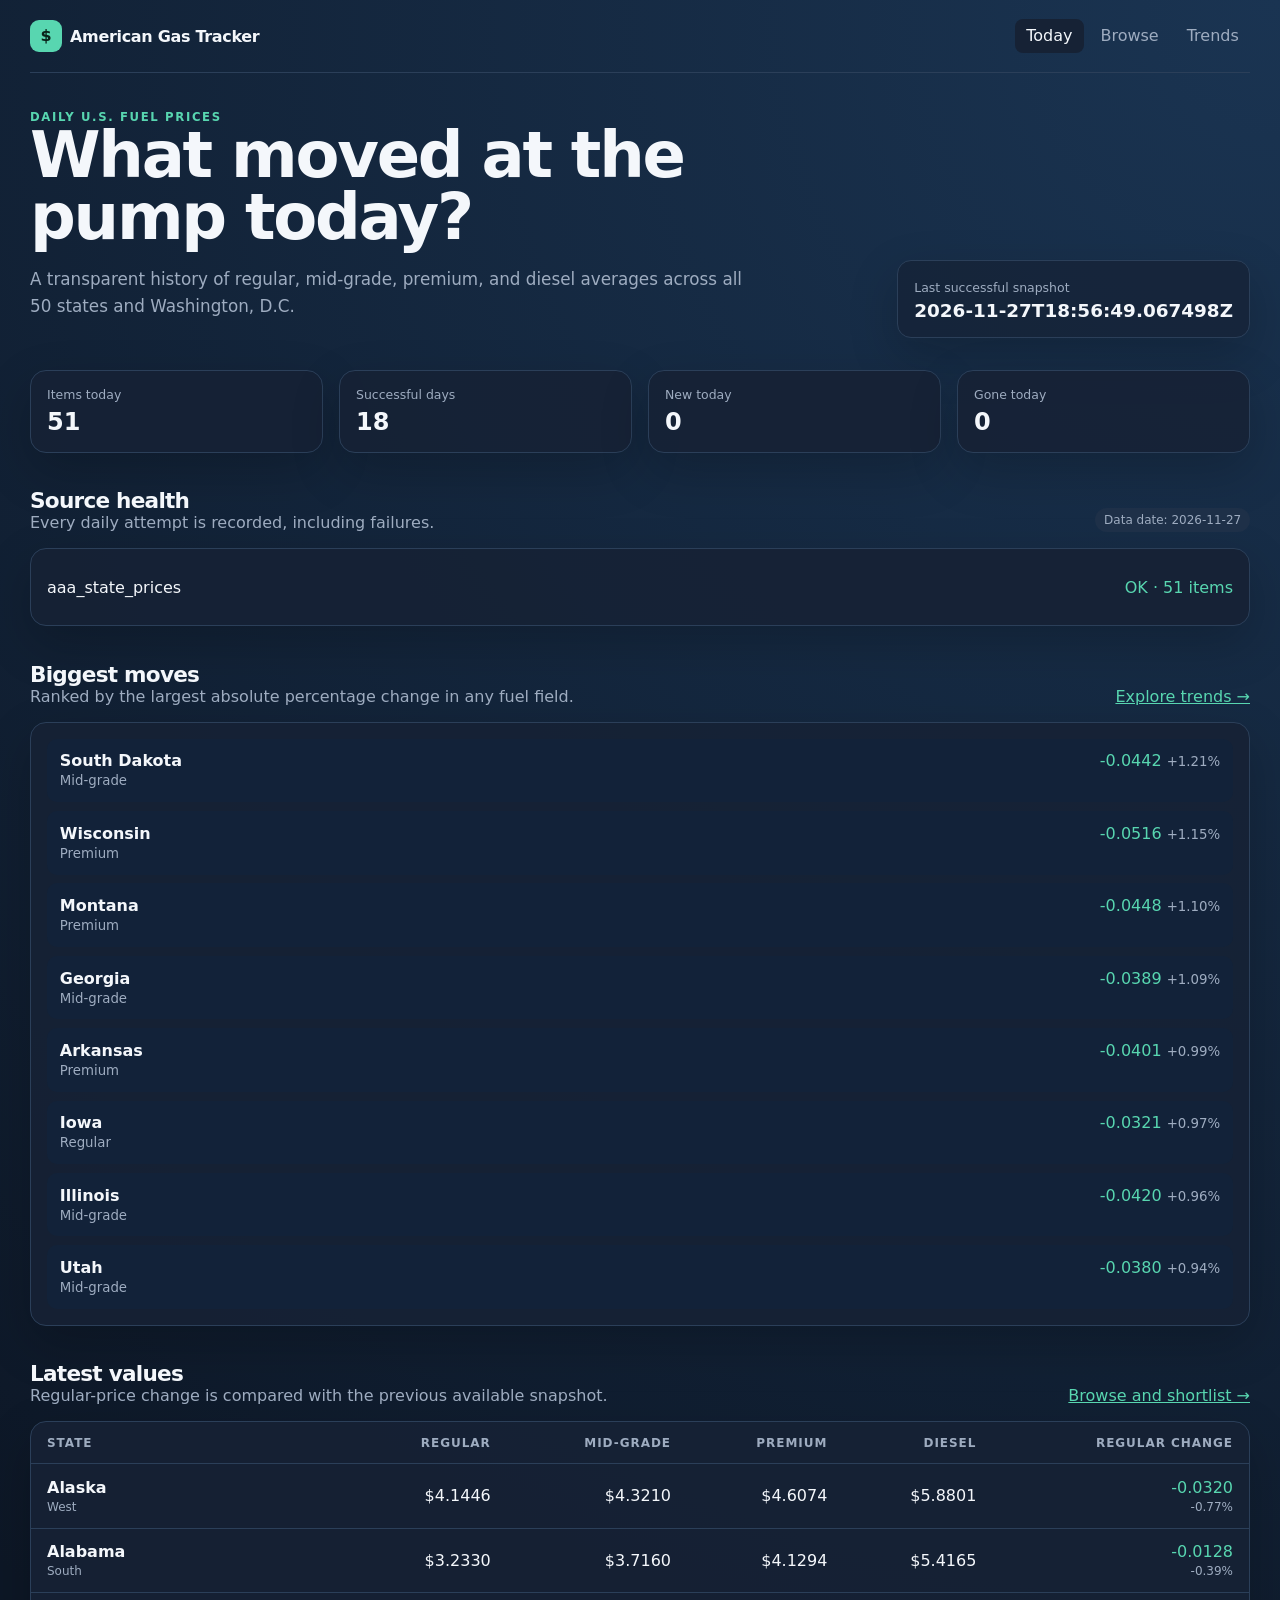
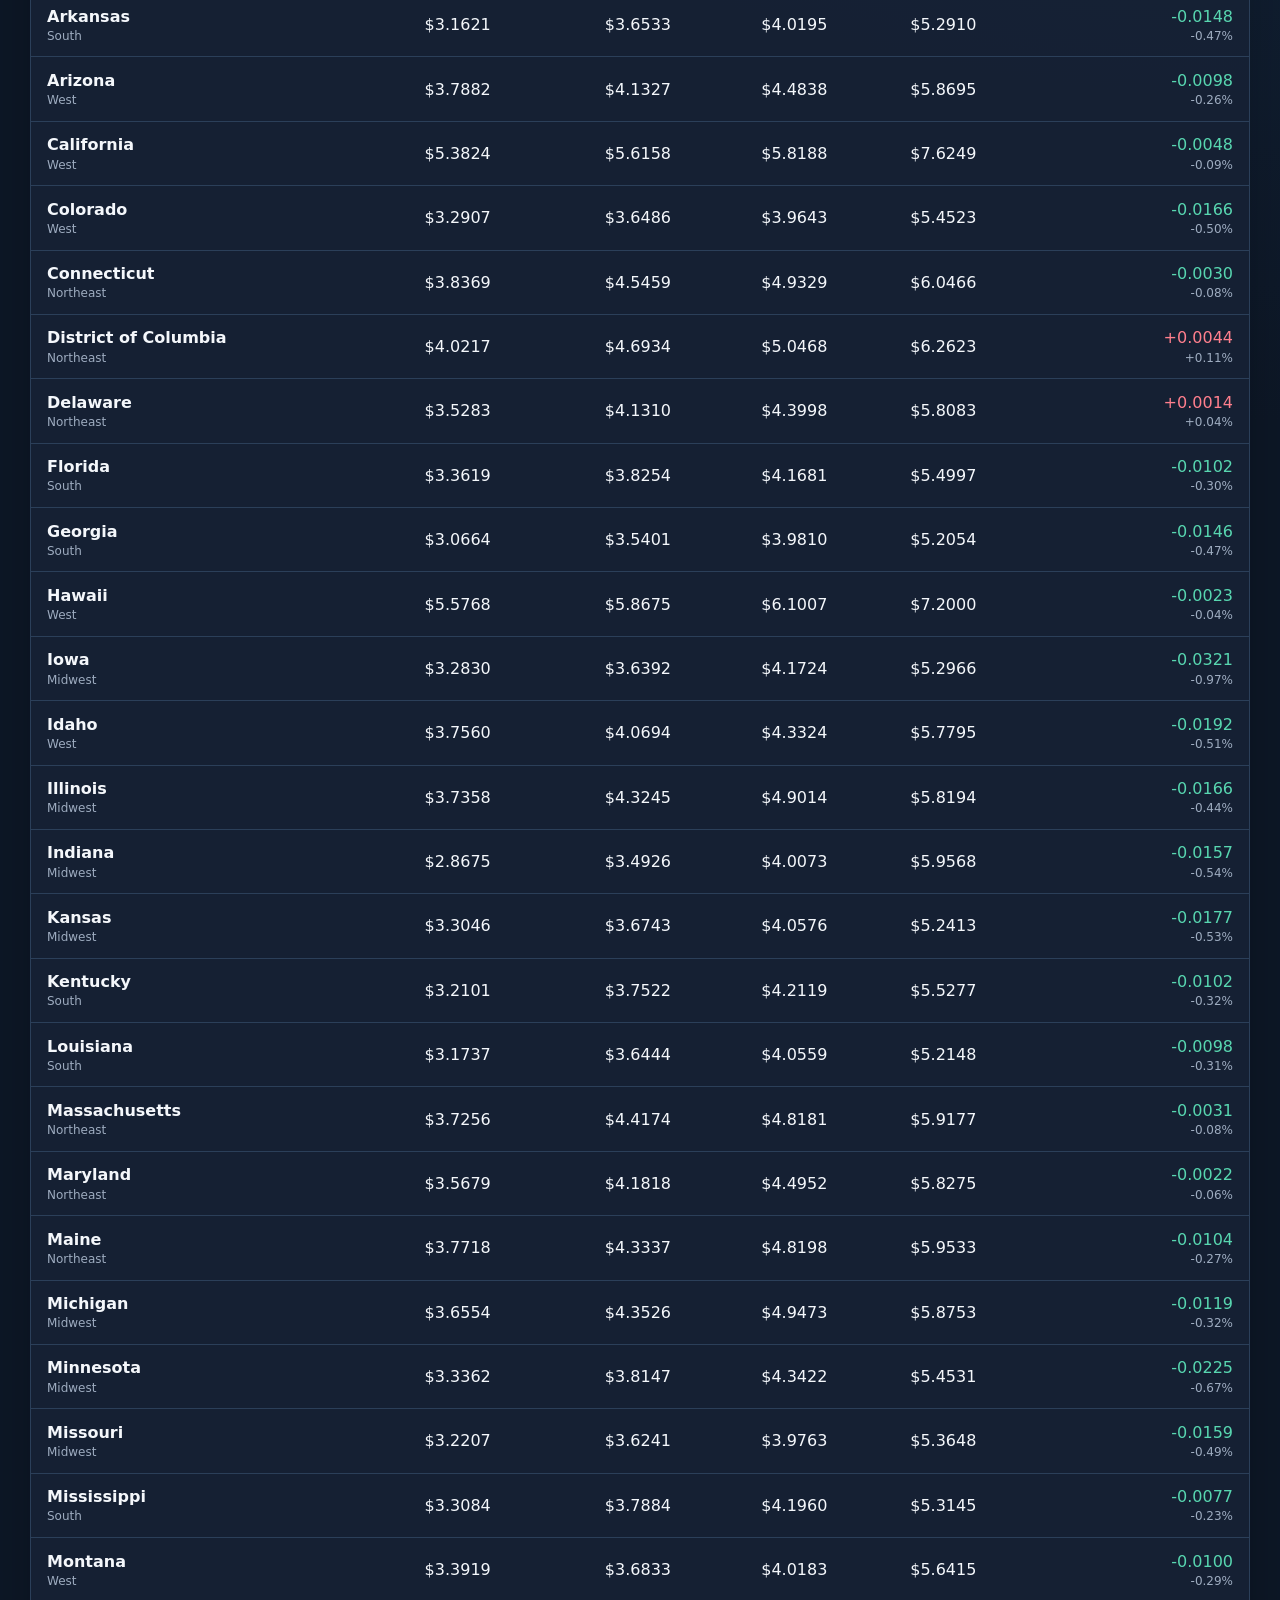
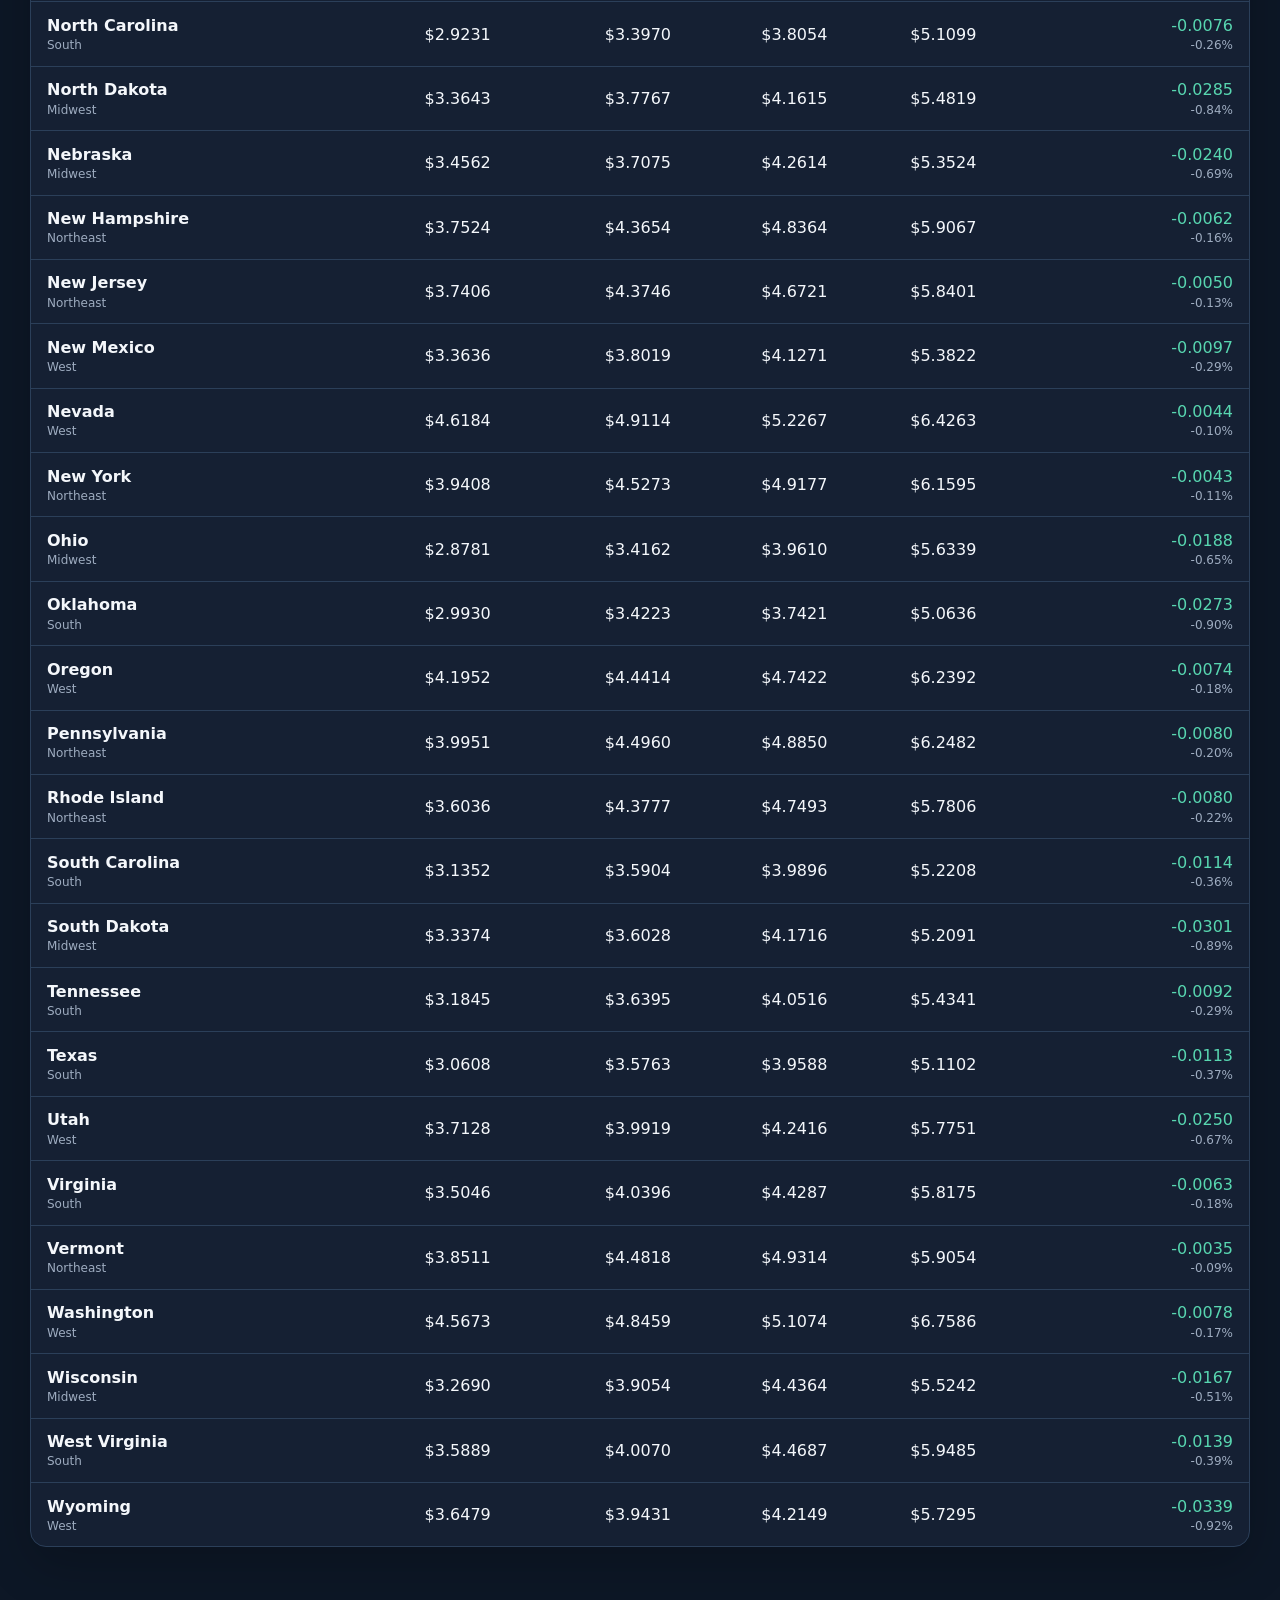
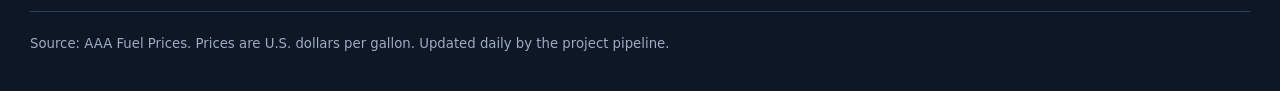
<file: site/index.html>
<!doctype html>
<html lang="en">
<head>
  <meta charset="utf-8">
  <meta name="viewport" content="width=device-width, initial-scale=1">
  <meta name="theme-color" content="#0d1726">
  <meta name="description" content="Daily U.S. state gasoline price tracker">
  <link rel="manifest" href="manifest.webmanifest">
  <link rel="stylesheet" href="styles.css">
  <title>American Gas Tracker · Today</title>
</head>
<body><div class="shell"><div id="nav"></div><main id="app">
  <section class="hero"><div class="hero-copy"><div class="eyebrow">Daily U.S. fuel prices</div><h1>What moved at the pump today?</h1><p class="lede">A transparent history of regular, mid-grade, premium, and diesel averages across all 50 states and Washington, D.C.</p></div><div class="stamp" id="run-stamp"><span class="metric-label">Loading snapshot</span><strong>—</strong></div></section>
  <div class="grid grid-4" id="metrics"></div>
  <section><div class="section-head"><div><h2>Source health</h2><p>Every daily attempt is recorded, including failures.</p></div><span class="badge" id="data-day">Loading</span></div><div class="card source-list" id="sources"></div></section>
  <section><div class="section-head"><div><h2>Biggest moves</h2><p>Ranked by the largest absolute percentage change in any fuel field.</p></div><a href="trends.html">Explore trends →</a></div><div class="card move-list" id="biggest"></div></section>
  <section><div class="section-head"><div><h2>Latest values</h2><p>Regular-price change is compared with the previous available snapshot.</p></div><a href="browse.html">Browse and shortlist →</a></div><div class="table-card" id="latest-table"></div></section>
</main><footer>Source: AAA Fuel Prices. Prices are U.S. dollars per gallon. Updated daily by the project pipeline.</footer></div><script src="app.js"></script><script src="today.js"></script></body>
</html>
</file>
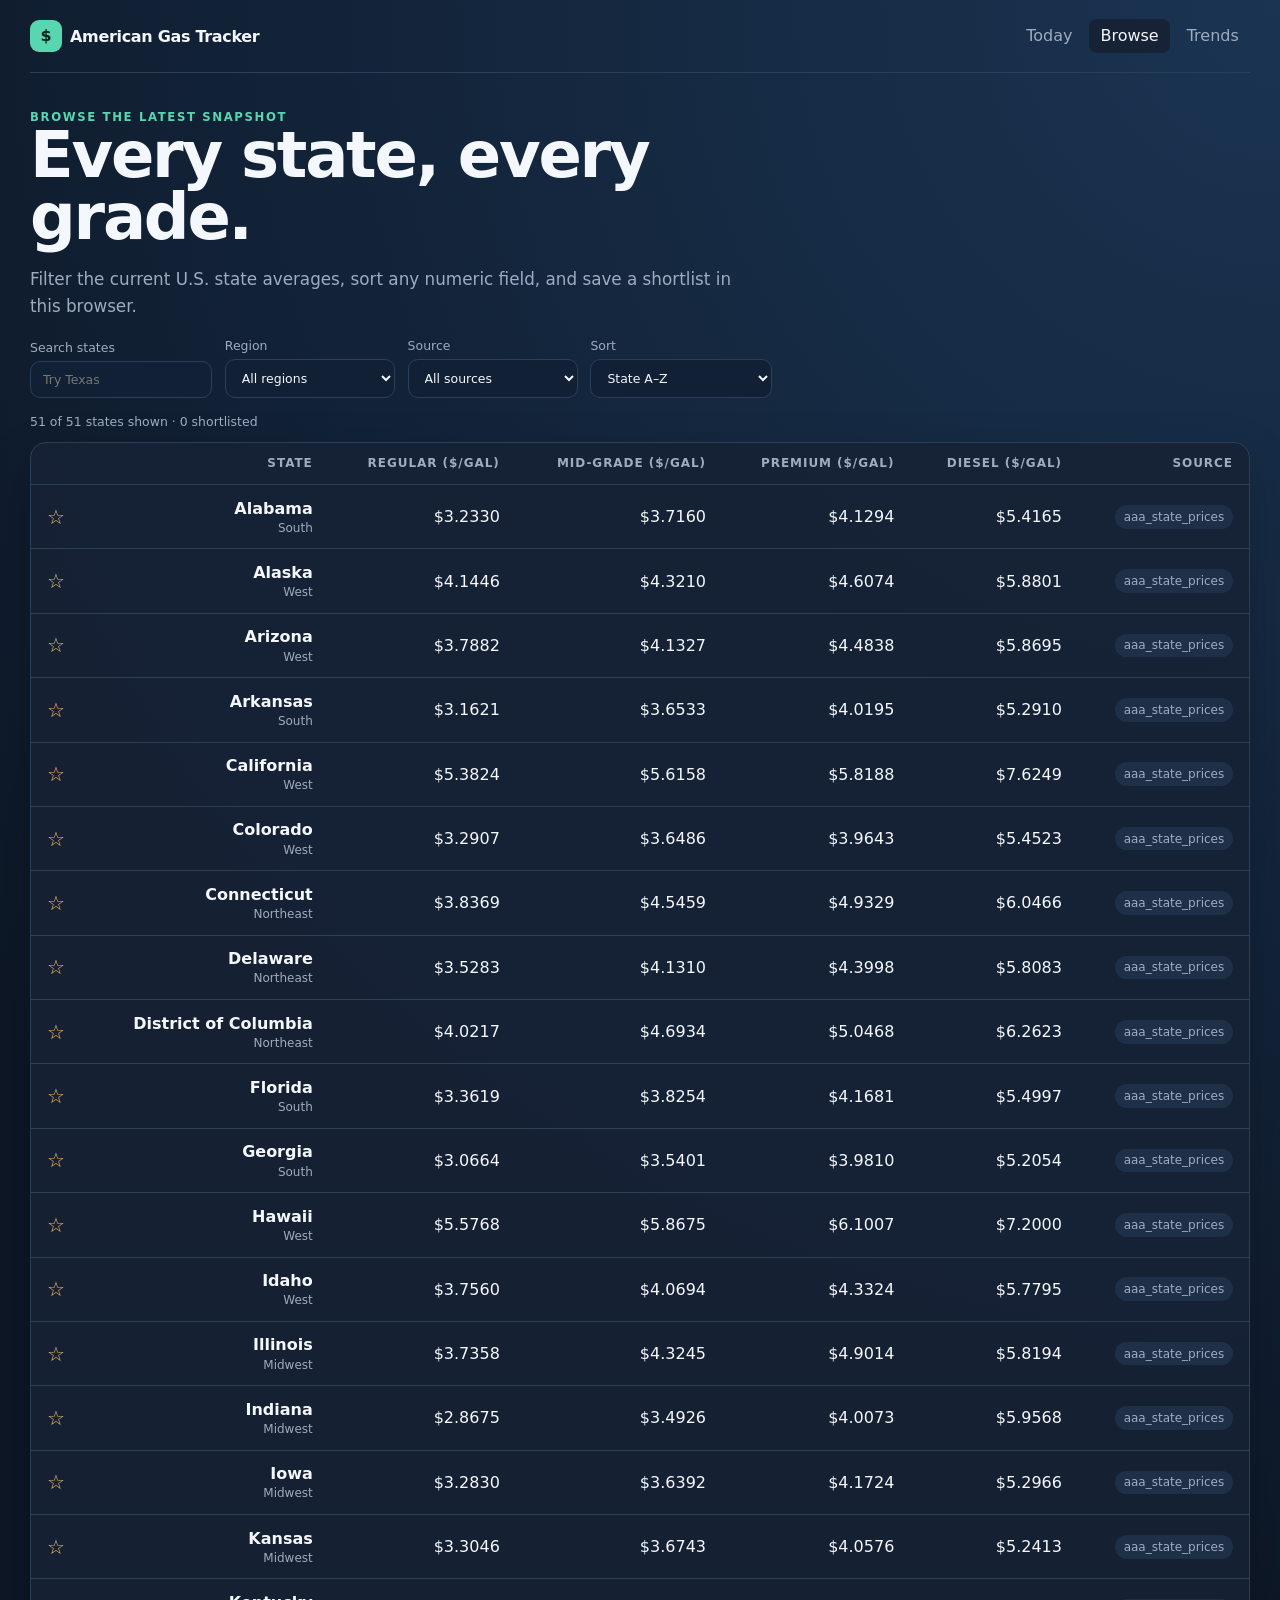
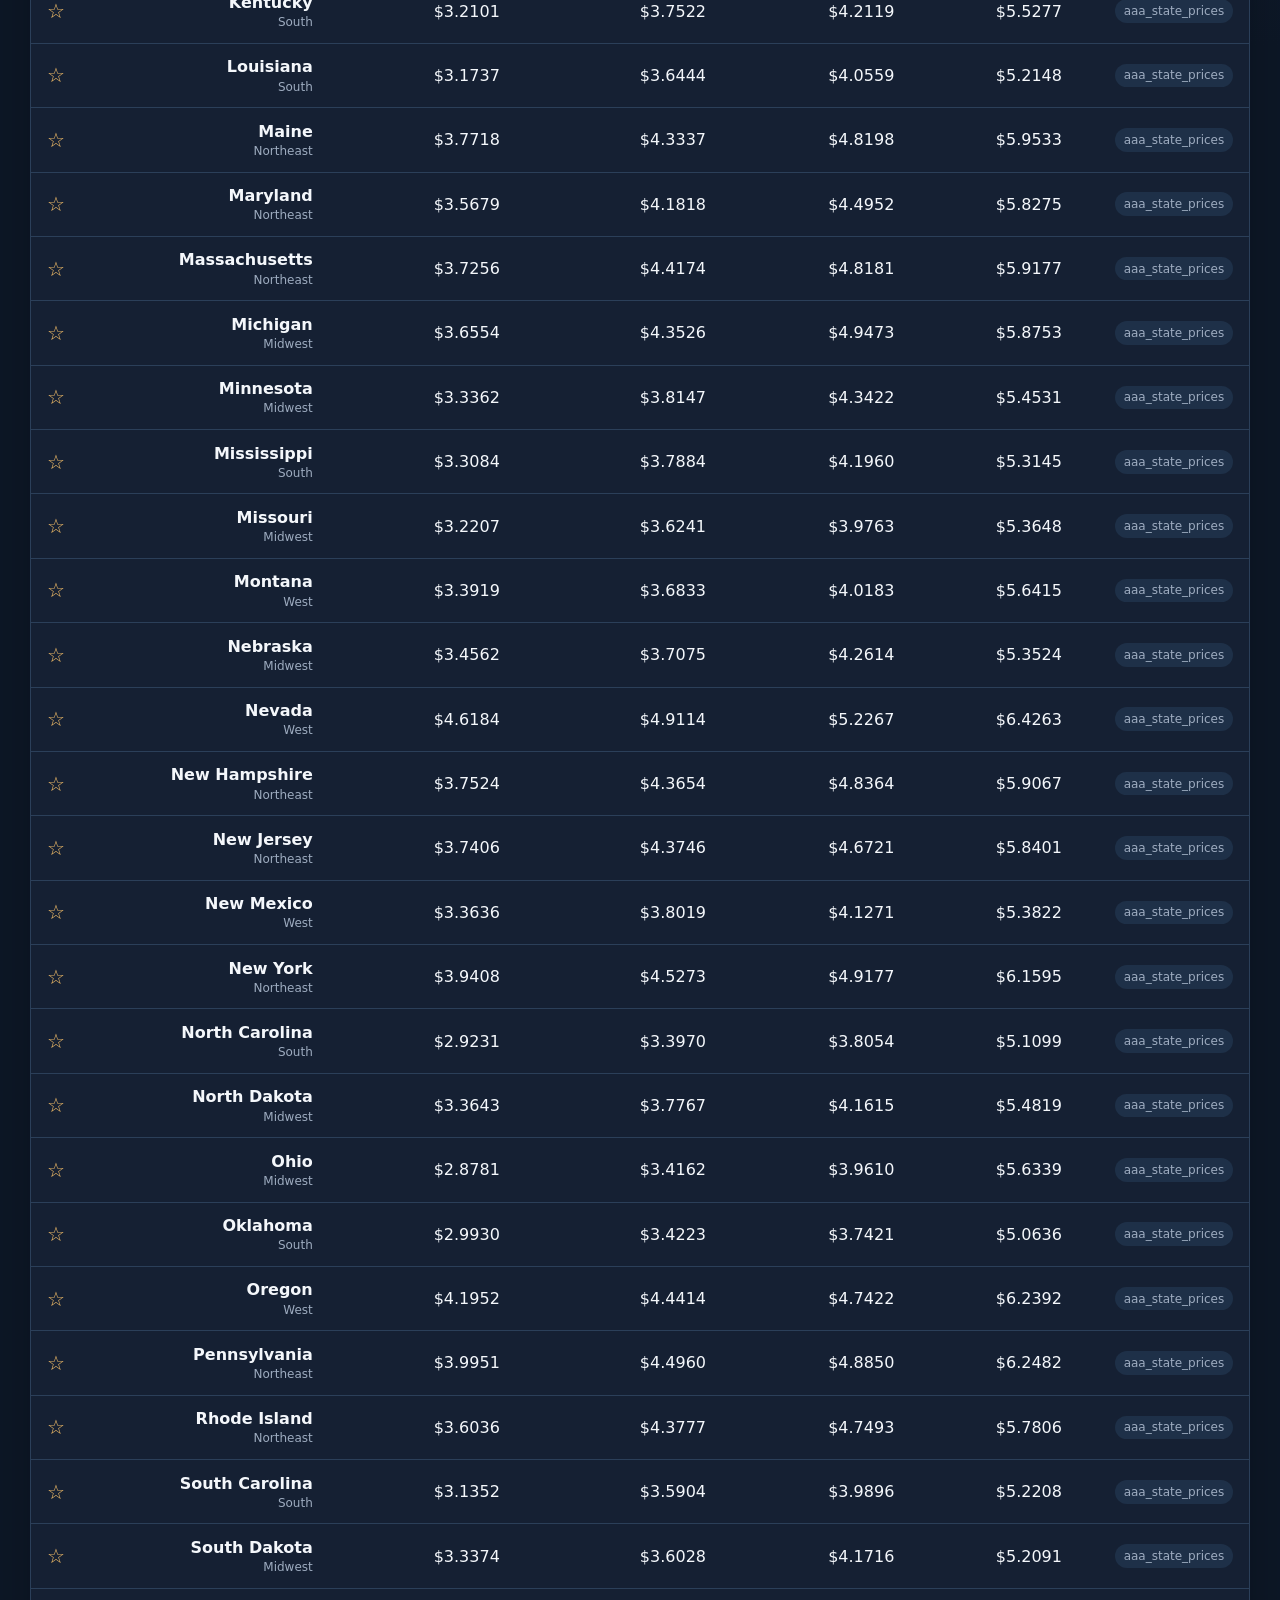
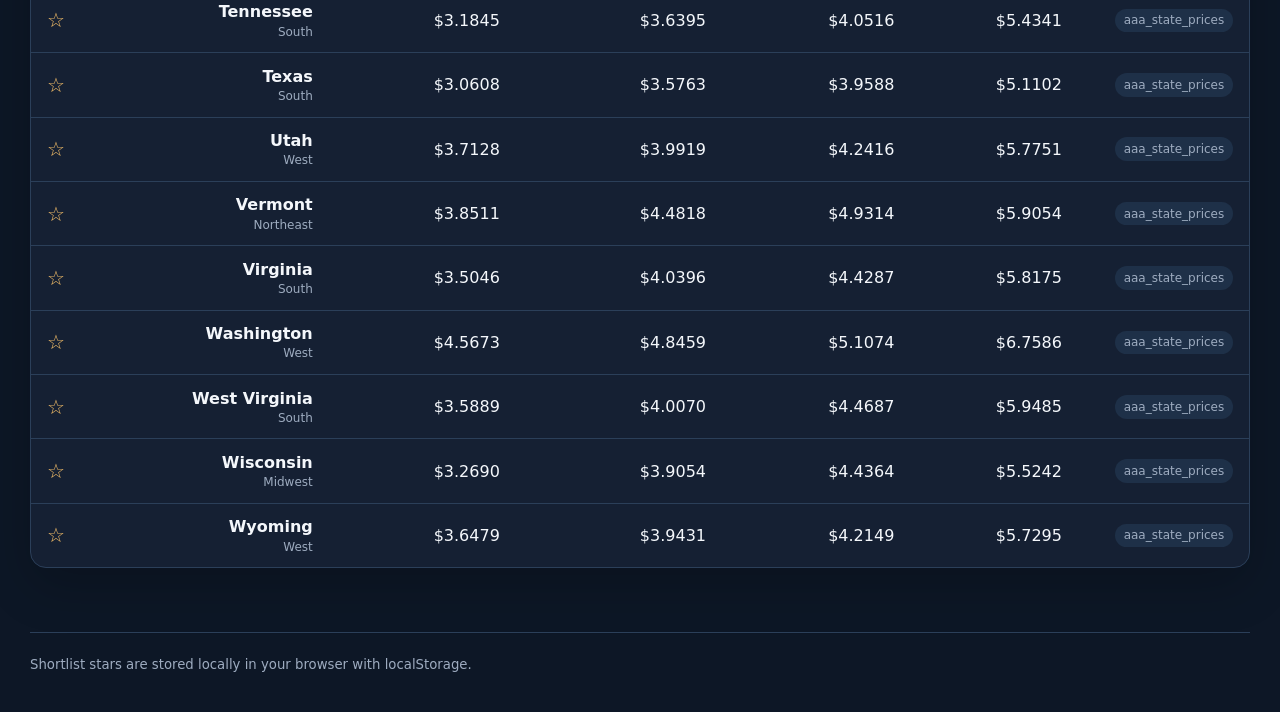
<file: site/browse.html>
<!doctype html>
<html lang="en">
<head><meta charset="utf-8"><meta name="viewport" content="width=device-width, initial-scale=1"><meta name="theme-color" content="#0d1726"><link rel="manifest" href="manifest.webmanifest"><link rel="stylesheet" href="styles.css"><title>American Gas Tracker · Browse</title></head>
<body><div class="shell"><div id="nav"></div><main id="app">
  <div class="eyebrow">Browse the latest snapshot</div><h1>Every state, every grade.</h1><p class="lede">Filter the current U.S. state averages, sort any numeric field, and save a shortlist in this browser.</p>
  <div class="controls"><label class="control">Search states<input id="search" type="search" placeholder="Try Texas"></label><label class="control">Region<select id="region-filter"><option value="">All regions</option></select></label><label class="control">Source<select id="source-filter"><option value="">All sources</option></select></label><label class="control">Sort<select id="sort"></select></label></div>
  <p class="metric-label" id="count">Loading…</p><div class="table-card" id="browse-table"></div>
</main><footer>Shortlist stars are stored locally in your browser with localStorage.</footer></div><script src="app.js"></script><script src="browse.js"></script></body>
</html>
</file>
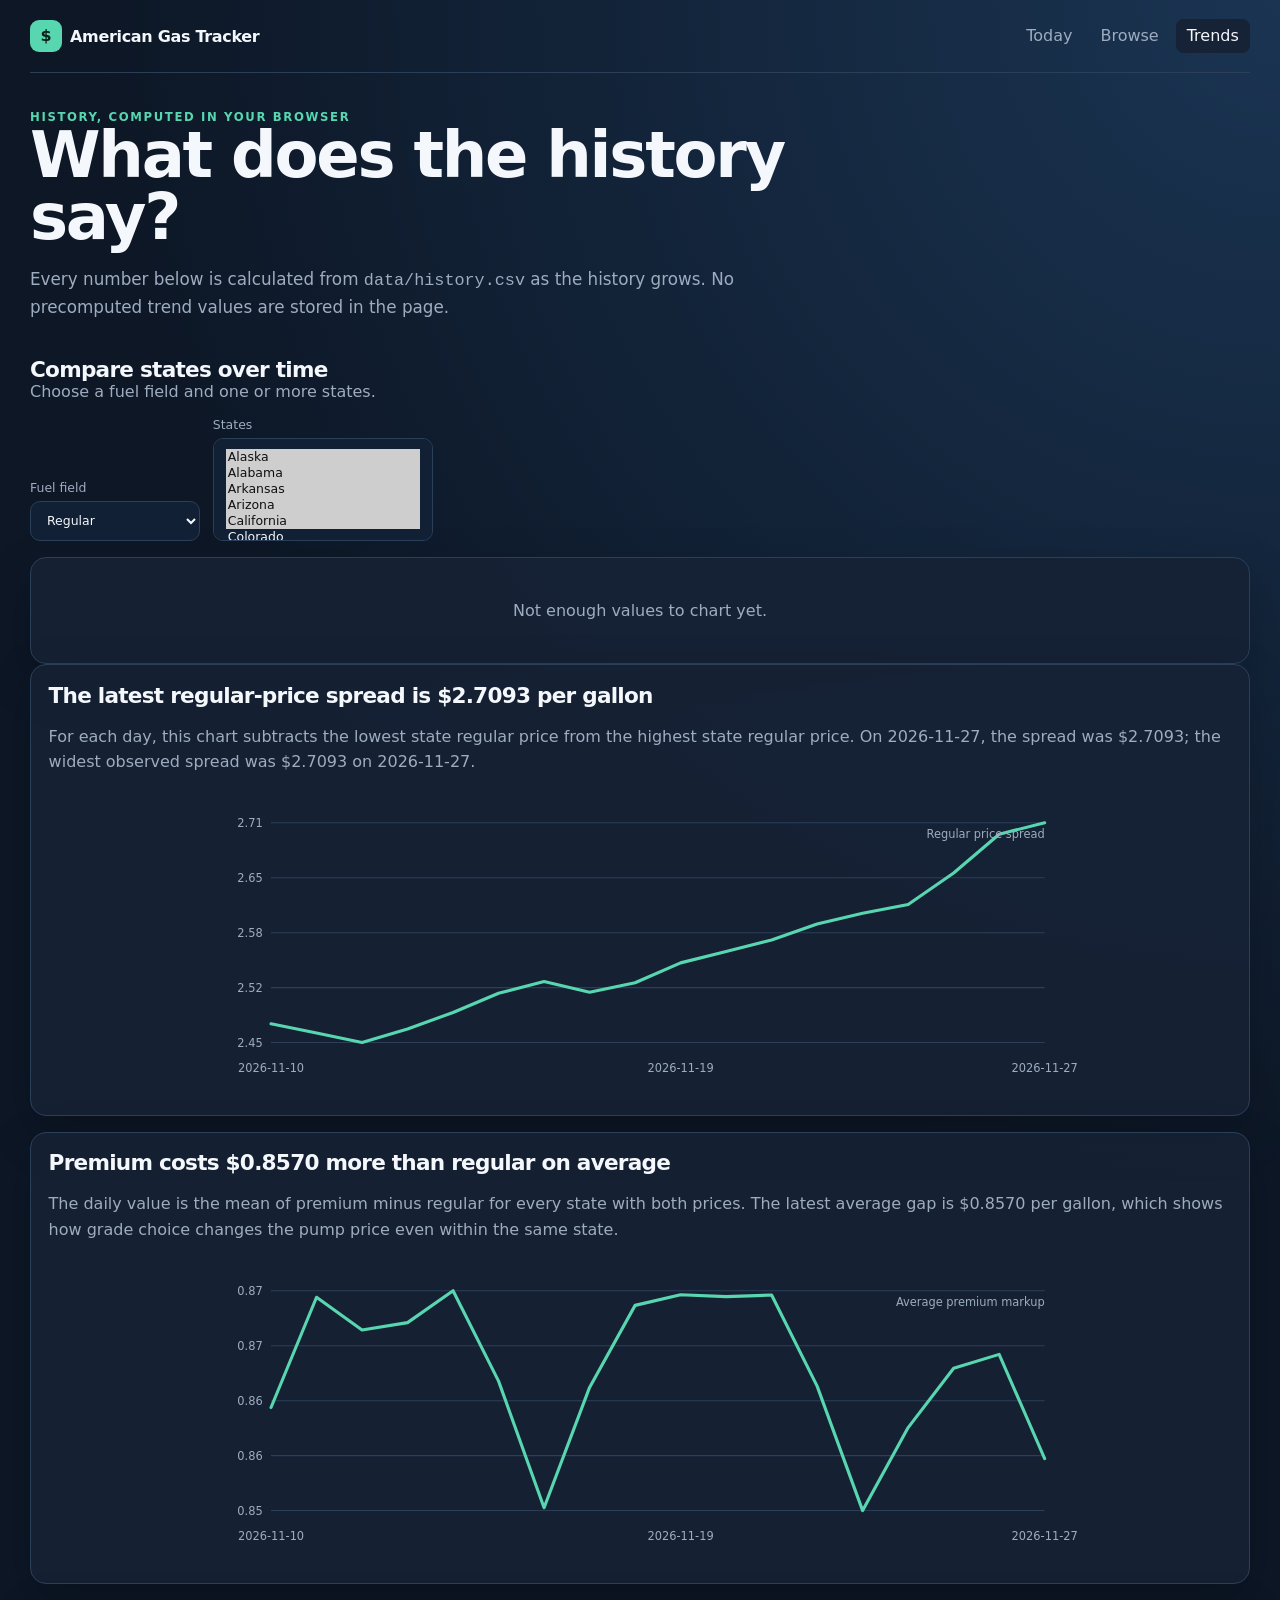
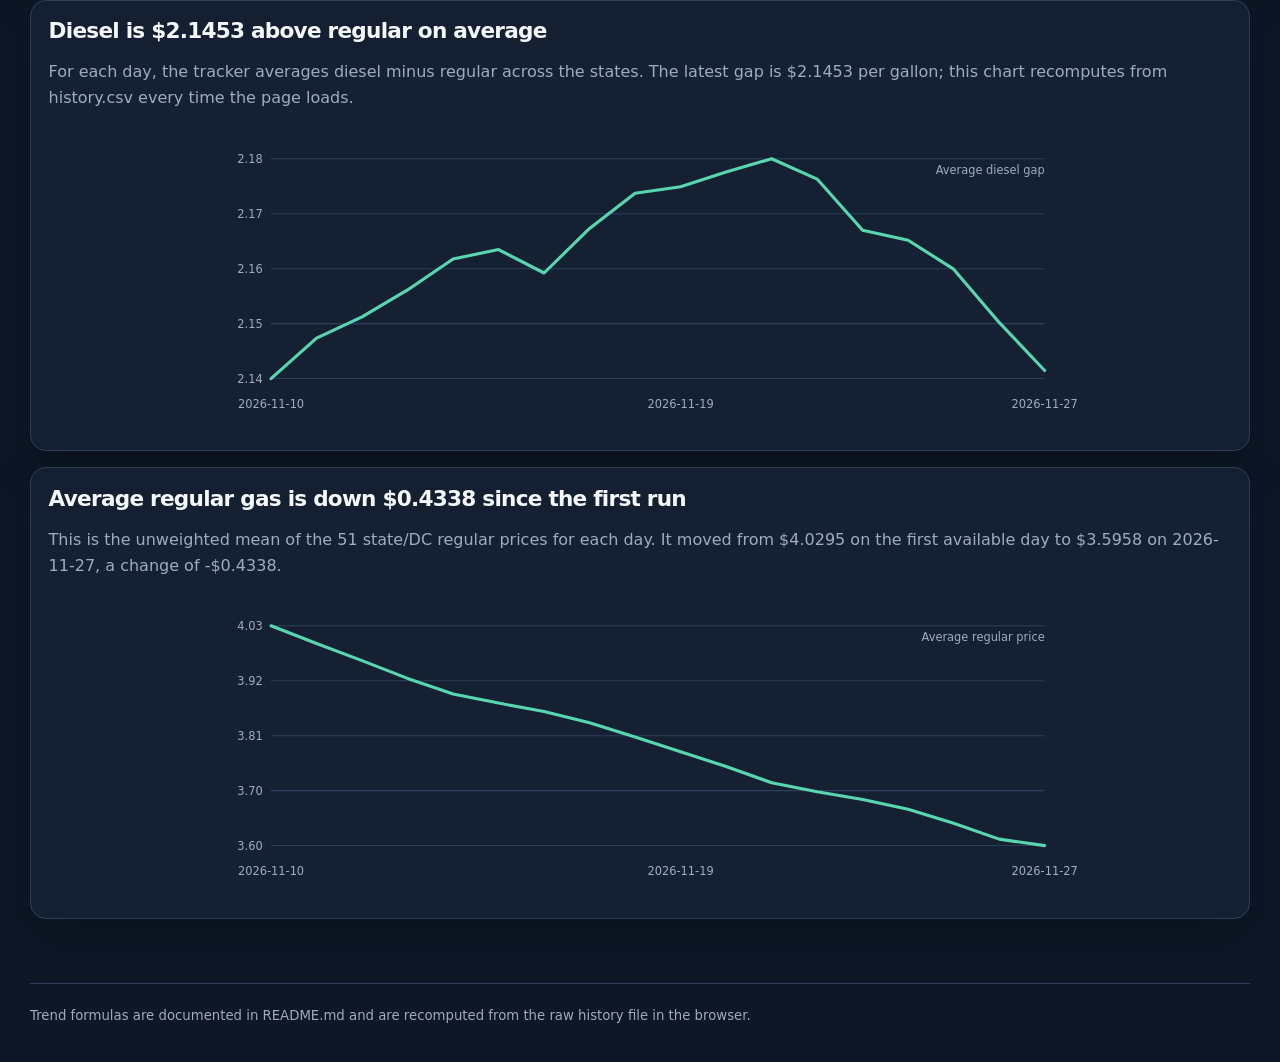
<file: site/trends.html>
<!doctype html>
<html lang="en">
<head><meta charset="utf-8"><meta name="viewport" content="width=device-width, initial-scale=1"><meta name="theme-color" content="#0d1726"><link rel="manifest" href="manifest.webmanifest"><link rel="stylesheet" href="styles.css"><title>American Gas Tracker · Trends</title></head>
<body><div class="shell"><div id="nav"></div><main id="app">
  <div class="eyebrow">History, computed in your browser</div><h1>What does the history say?</h1><p class="lede">Every number below is calculated from <code>data/history.csv</code> as the history grows. No precomputed trend values are stored in the page.</p>
  <section><div class="section-head"><div><h2>Compare states over time</h2><p>Choose a fuel field and one or more states.</p></div></div><div class="controls"><label class="control">Fuel field<select id="metric-picker"></select></label><label class="control">States<select id="item-picker" multiple size="5"></select></label></div><div class="card chart-wrap" id="item-chart"></div></section>
  <section class="finding" id="finding-spread"><h2>Loading finding…</h2><p>Loading…</p><div class="chart-wrap" id="spread-chart"></div></section>
  <section class="finding" id="finding-markup"><h2>Loading finding…</h2><p>Loading…</p><div class="chart-wrap" id="markup-chart"></div></section>
  <section class="finding" id="finding-diesel"><h2>Loading finding…</h2><p>Loading…</p><div class="chart-wrap" id="diesel-chart"></div></section>
  <section class="finding" id="finding-average"><h2>Loading finding…</h2><p>Loading…</p><div class="chart-wrap" id="average-chart"></div></section>
</main><footer>Trend formulas are documented in README.md and are recomputed from the raw history file in the browser.</footer></div><script src="app.js"></script><script src="trends.js"></script></body>
</html>
</file>
<file: site/styles.css>
:root {
  --ink: #f4f7fb;
  --muted: #9eacc0;
  --panel: #162235;
  --panel-strong: #1e3048;
  --line: #2b3f59;
  --accent: #58d6b0;
  --accent-2: #70a7ff;
  --warn: #f3bd68;
  --danger: #ff7f8d;
  --bg: #0d1726;
  --shadow: 0 18px 50px rgba(0, 0, 0, .2);
  font-family: Inter, ui-sans-serif, system-ui, -apple-system, BlinkMacSystemFont, "Segoe UI", sans-serif;
  color: var(--ink);
  background: var(--bg);
}

* { box-sizing: border-box; }
body { margin: 0; min-width: 320px; background: radial-gradient(circle at top right, #1a3452 0, var(--bg) 40%); }
a { color: var(--accent); }
button, input, select { font: inherit; }
button, select, input { border: 1px solid var(--line); border-radius: 10px; background: #112035; color: var(--ink); padding: .65rem .75rem; }
button { cursor: pointer; }
button:hover, select:hover, input:focus { border-color: var(--accent); }

.shell { width: min(1220px, calc(100% - 2rem)); margin: 0 auto; }
.nav { display: flex; align-items: center; justify-content: space-between; gap: 1rem; padding: 1.2rem 0; border-bottom: 1px solid var(--line); }
.brand { font-weight: 800; letter-spacing: -.02em; color: var(--ink); text-decoration: none; }
.brand-mark { display: inline-grid; place-items: center; width: 2rem; height: 2rem; margin-right: .5rem; border-radius: 9px; background: var(--accent); color: #092119; }
.nav-links { display: flex; gap: .35rem; flex-wrap: wrap; }
.nav-links a { padding: .45rem .7rem; color: var(--muted); text-decoration: none; border-radius: 8px; }
.nav-links a.active, .nav-links a:hover { color: var(--ink); background: var(--panel); }
main { padding: 2.3rem 0 4rem; }
.eyebrow { color: var(--accent); text-transform: uppercase; font-size: .73rem; font-weight: 800; letter-spacing: .14em; }
h1, h2, h3 { margin: 0; letter-spacing: -.035em; }
h1 { font-size: clamp(2rem, 5vw, 4.1rem); line-height: .98; max-width: 800px; }
h2 { font-size: 1.35rem; }
h3 { font-size: 1rem; }
.lede { max-width: 730px; color: var(--muted); font-size: 1.05rem; line-height: 1.65; }
.hero { display: flex; justify-content: space-between; align-items: end; gap: 2rem; margin-bottom: 2rem; }
.hero-copy { flex: 1; }
.stamp { min-width: 180px; padding: 1rem; border: 1px solid var(--line); border-radius: 14px; background: rgba(22, 34, 53, .72); box-shadow: var(--shadow); }
.stamp strong { display: block; margin-top: .25rem; font-size: 1.15rem; }
.grid { display: grid; gap: 1rem; }
.grid-4 { grid-template-columns: repeat(4, minmax(0, 1fr)); }
.grid-2 { grid-template-columns: repeat(2, minmax(0, 1fr)); }
.card, .table-card, .finding { border: 1px solid var(--line); border-radius: 16px; background: rgba(22, 34, 53, .88); box-shadow: var(--shadow); }
.card { padding: 1rem; }
.metric-label { color: var(--muted); font-size: .78rem; }
.metric-value { margin-top: .35rem; font-size: 1.5rem; font-weight: 800; }
.section-head { display: flex; align-items: end; justify-content: space-between; gap: 1rem; margin: 2.2rem 0 1rem; }
.section-head p { margin: 0; color: var(--muted); }
.source-list { display: grid; gap: .7rem; }
.source-row { display: flex; justify-content: space-between; gap: 1rem; padding: .8rem 0; border-bottom: 1px solid var(--line); }
.source-row:last-child { border-bottom: 0; }
.ok { color: var(--accent); }
.failed { color: var(--danger); }
.table-card { overflow: auto; }
table { width: 100%; border-collapse: collapse; min-width: 680px; }
th, td { padding: .85rem 1rem; text-align: right; border-bottom: 1px solid var(--line); white-space: nowrap; }
th:first-child, td:first-child { text-align: left; }
th { color: var(--muted); font-size: .75rem; text-transform: uppercase; letter-spacing: .08em; }
tr:last-child td { border-bottom: 0; }
.state-name { font-weight: 700; }
.subline { display: block; color: var(--muted); font-size: .75rem; margin-top: .2rem; }
.up { color: var(--danger); }
.down { color: var(--accent); }
.flat { color: var(--muted); }
.badge { display: inline-flex; align-items: center; padding: .3rem .55rem; border-radius: 999px; background: var(--panel-strong); color: var(--muted); font-size: .75rem; }
.move-list { display: grid; gap: .55rem; }
.move { display: flex; justify-content: space-between; gap: 1rem; padding: .8rem; border-radius: 10px; background: #122239; }
.move strong { display: block; }
.move small { color: var(--muted); }
.controls { display: flex; flex-wrap: wrap; align-items: end; gap: .8rem; margin: 1rem 0; }
.control { display: grid; gap: .35rem; color: var(--muted); font-size: .78rem; }
.control input, .control select { min-width: 170px; }
.control select[multiple] { min-width: 220px; }
.chart-wrap { overflow-x: auto; padding: .7rem; }
.chart { width: 100%; min-width: 650px; height: 280px; }
.chart text { fill: var(--muted); font-size: 11px; }
.finding { padding: 1.1rem; }
.finding p { color: var(--muted); line-height: 1.6; }
.finding + .finding { margin-top: 1rem; }
.star { border: 0; background: transparent; color: var(--warn); font-size: 1.25rem; padding: 0; }
.empty { padding: 2rem; color: var(--muted); text-align: center; }
footer { padding: 1.5rem 0 2.5rem; color: var(--muted); font-size: .83rem; border-top: 1px solid var(--line); }

@media (max-width: 850px) {
  .hero { align-items: start; flex-direction: column; }
  .grid-4 { grid-template-columns: repeat(2, minmax(0, 1fr)); }
}
@media (max-width: 560px) {
  .shell { width: min(100% - 1rem, 1220px); }
  .nav { align-items: start; flex-direction: column; }
  .grid-4, .grid-2 { grid-template-columns: 1fr; }
  main { padding-top: 1.5rem; }
  .section-head { align-items: start; flex-direction: column; }
}
</file>
